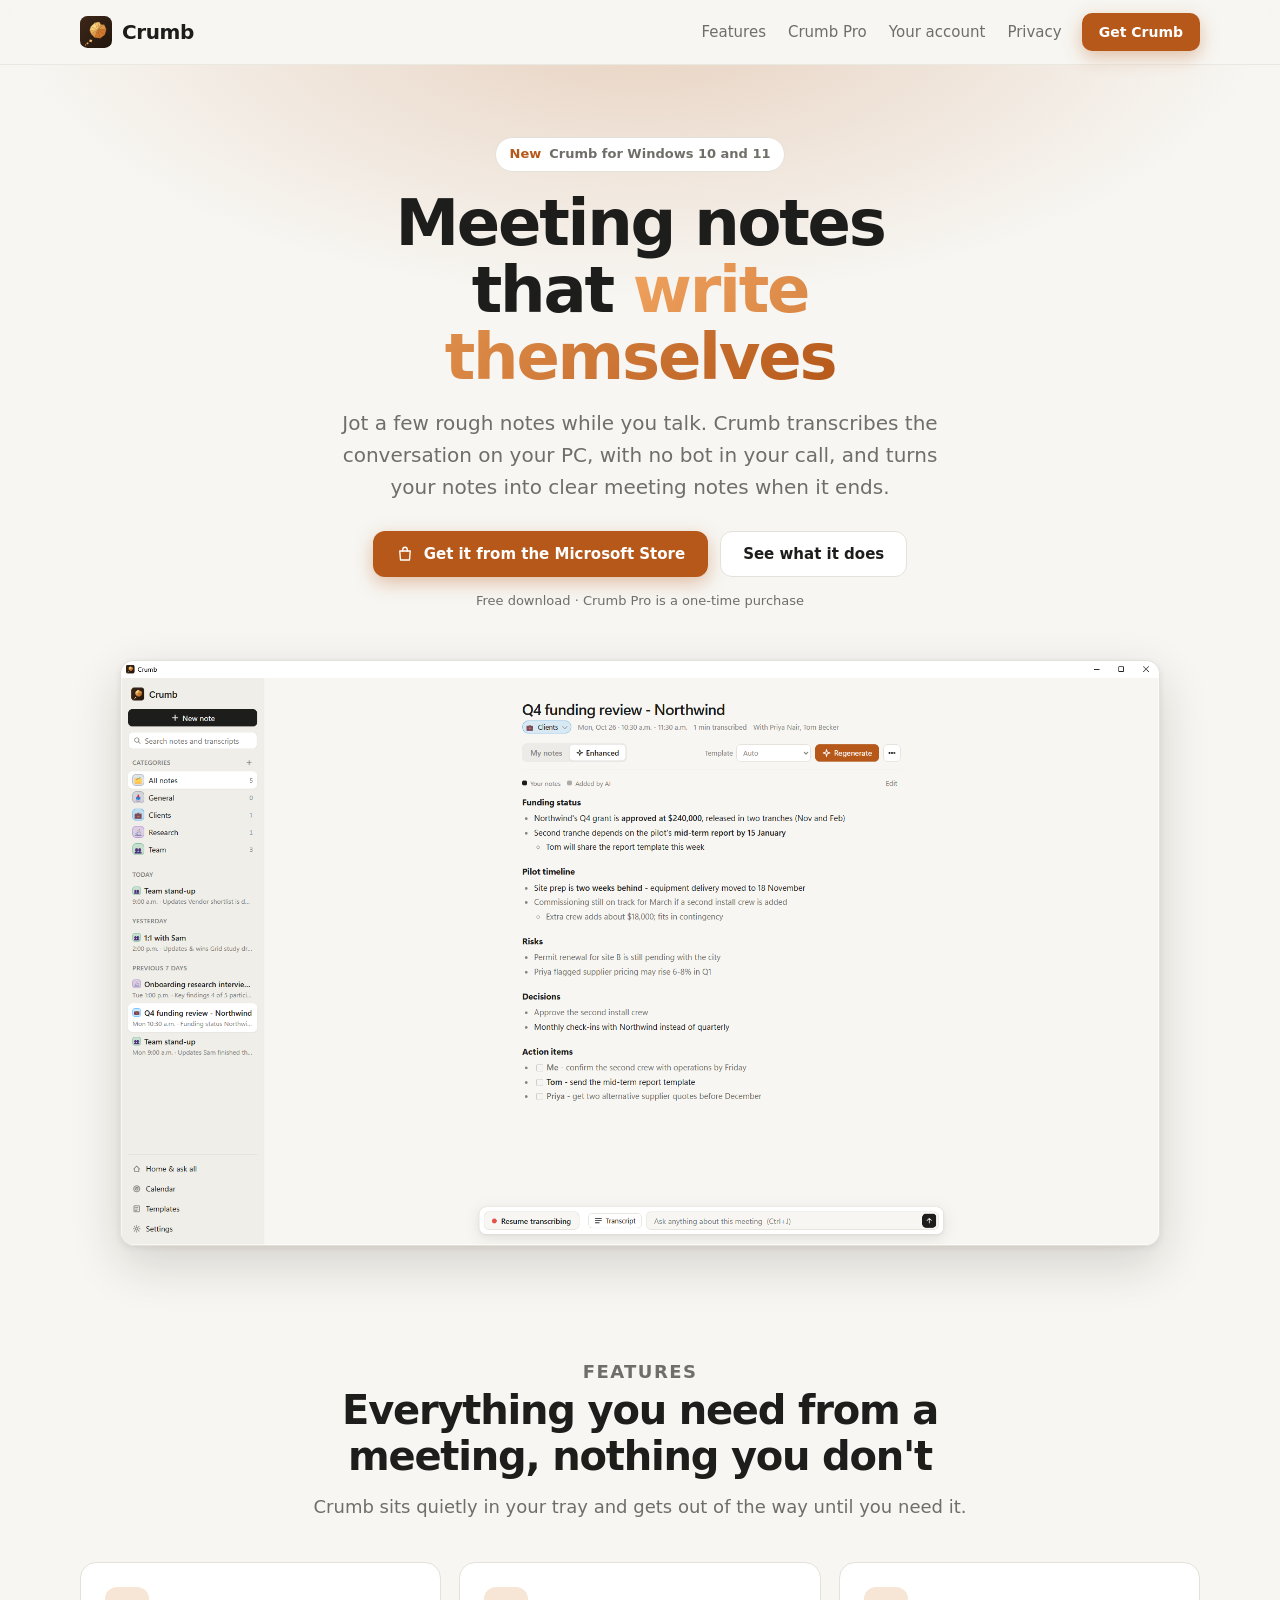
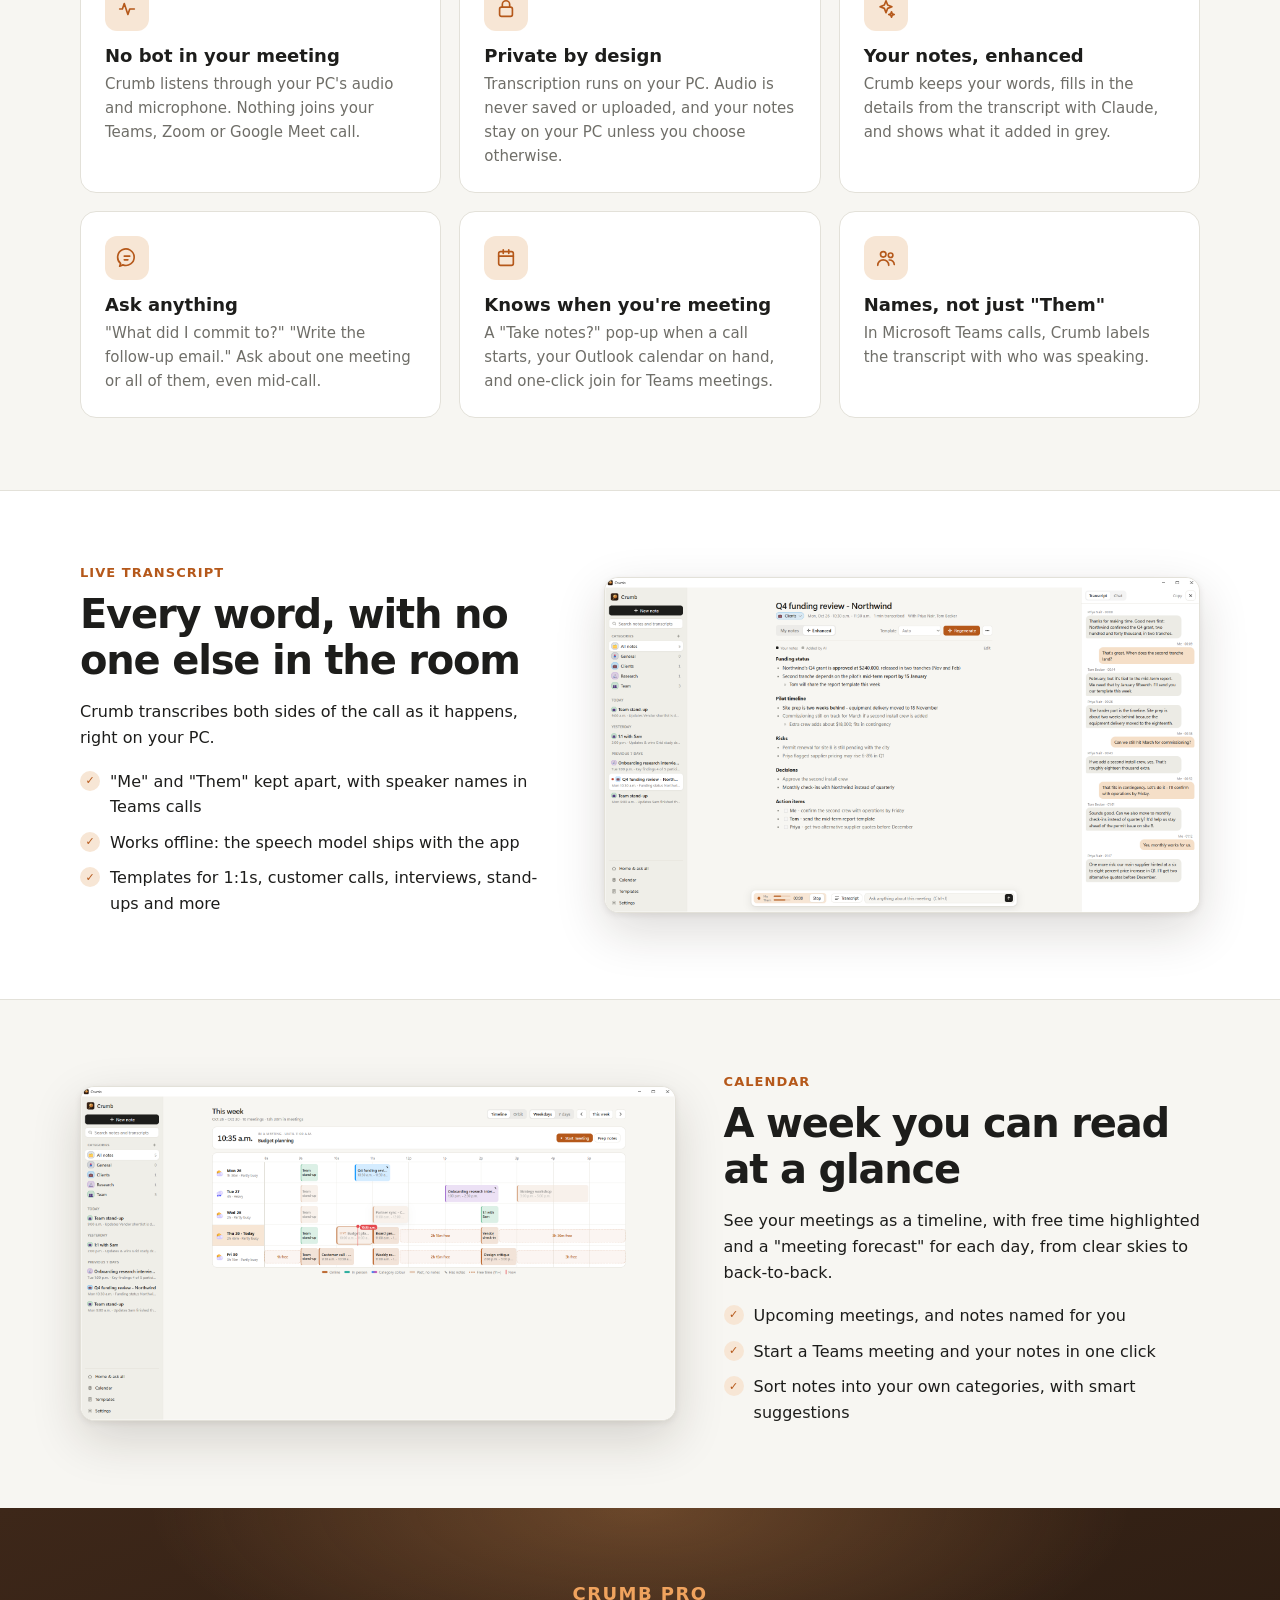
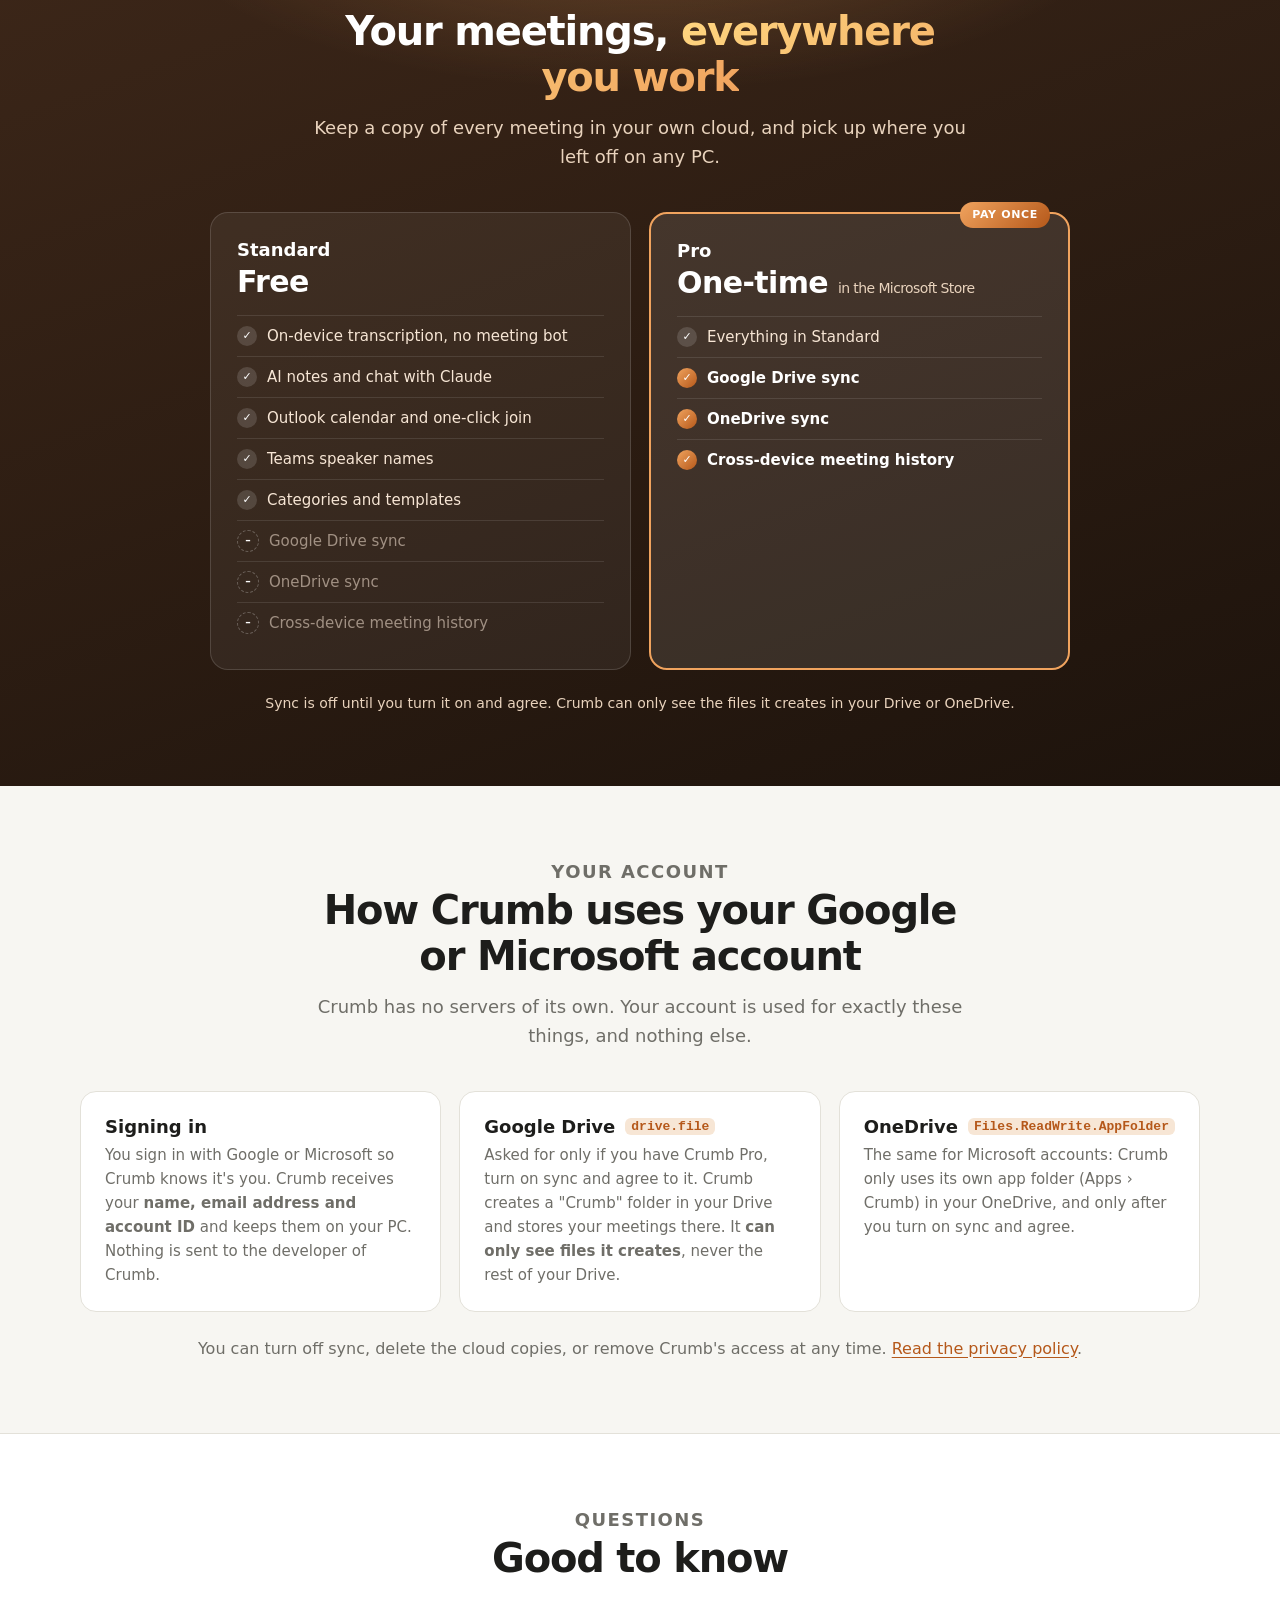
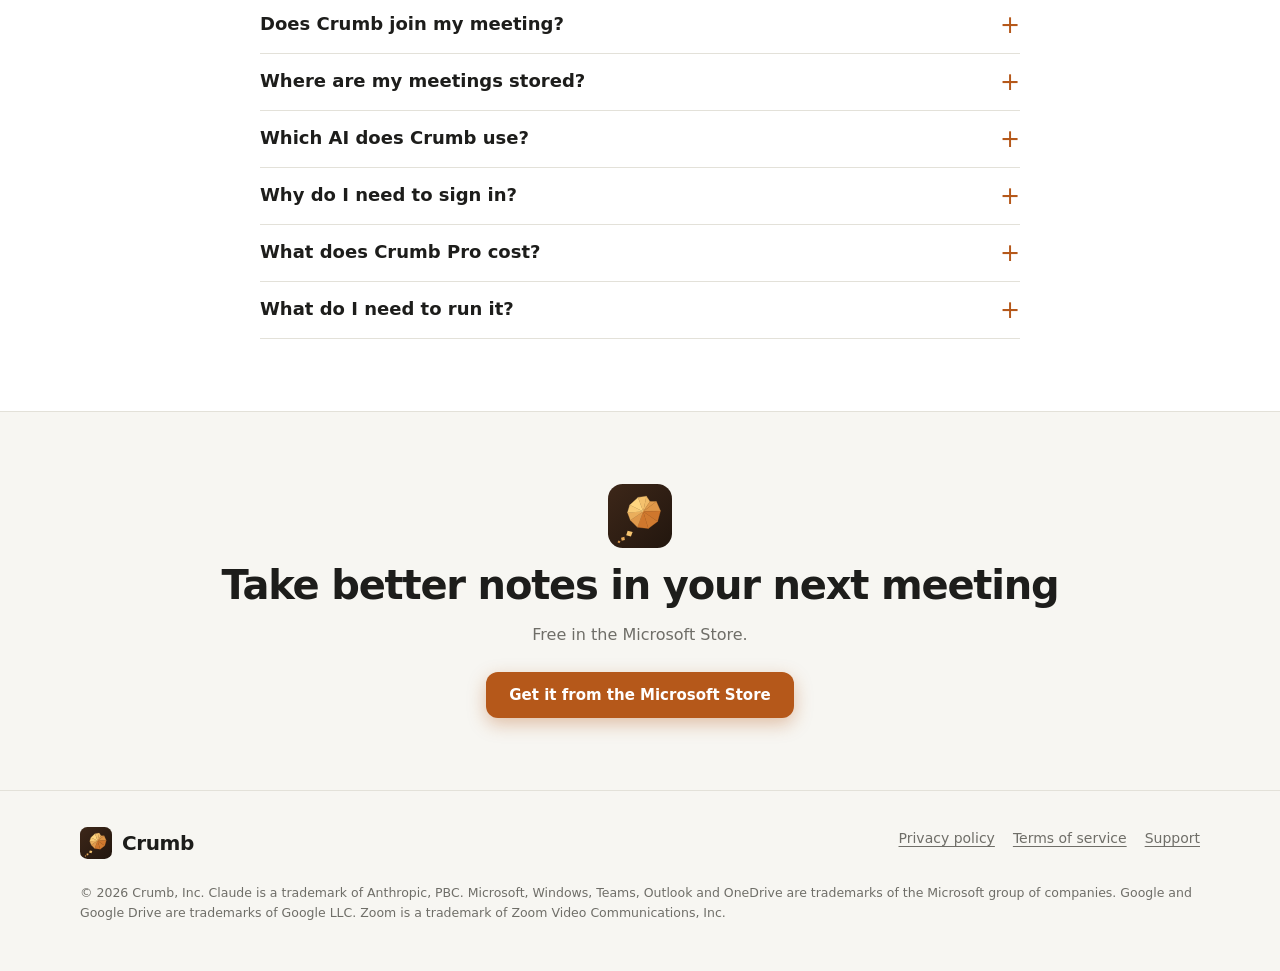
<file: index.html>
<!doctype html>
<html lang="en">
<head>
<meta charset="utf-8">
<meta name="viewport" content="width=device-width, initial-scale=1">
<title>Crumb: AI meeting notes for Windows</title>
<meta name="description" content="Crumb transcribes your meetings on your PC, with no meeting bot, and turns your rough notes into clear meeting notes with Claude.">
<meta property="og:title" content="Crumb: meeting notes that write themselves">
<meta property="og:description" content="On-device transcription, no meeting bot, and clear notes with Claude. For Windows.">
<meta property="og:image" content="notes.png">
<link rel="icon" href="logo.svg" type="image/svg+xml">
<link rel="stylesheet" href="styles.css">
</head>
<body>
<header class="top">
  <div class="wrap">
    <a class="brand" href="./"><img src="logo.svg" alt="">Crumb</a>
    <nav><a href="#features">Features</a><a href="#pro">Crumb Pro</a><a href="#account">Your account</a><a href="privacy.html">Privacy</a></nav>
    <a class="btn primary small" href="https://apps.microsoft.com/search?query=Crumb">Get Crumb</a>
  </div>
</header>

<main>
  <section class="hero">
    <div class="wrap">
      <span class="pill"><b>New</b> Crumb for Windows 10 and 11</span>
      <h1>Meeting notes that <em>write themselves</em></h1>
      <p class="lede">Jot a few rough notes while you talk. Crumb transcribes the conversation on your PC, with no bot in your call, and turns your notes into clear meeting notes when it ends.</p>
      <div class="cta">
        <a class="btn primary" href="https://apps.microsoft.com/search?query=Crumb">
          <svg viewBox="0 0 24 24" fill="none" stroke="currentColor" stroke-width="1.8" stroke-linecap="round" stroke-linejoin="round"><path d="M5 8h14l-1 12H6L5 8z"/><path d="M9 8V6a3 3 0 0 1 6 0v2"/></svg>
          Get it from the Microsoft Store</a>
        <a class="btn ghost" href="#features">See what it does</a>
      </div>
      <p class="fine">Free download · Crumb Pro is a one-time purchase</p>
      <div class="shot"><img src="notes.png" width="1920" height="1080" alt="Crumb showing enhanced meeting notes for a funding review, with decisions and action items"></div>
    </div>
  </section>

  <section id="features">
    <div class="wrap">
      <div class="section-head">
        <p class="eyebrow">Features</p>
        <h2>Everything you need from a meeting, nothing you don't</h2>
        <p>Crumb sits quietly in your tray and gets out of the way until you need it.</p>
      </div>
      <div class="grid">
        <div class="card"><div class="ico"><svg viewBox="0 0 24 24"><path d="M4 12h3l2-6 4 12 2-6h5"/></svg></div>
          <h3>No bot in your meeting</h3><p>Crumb listens through your PC's audio and microphone. Nothing joins your Teams, Zoom or Google Meet call.</p></div>
        <div class="card"><div class="ico"><svg viewBox="0 0 24 24"><rect x="5" y="10" width="14" height="10" rx="2"/><path d="M8 10V7a4 4 0 0 1 8 0v3"/></svg></div>
          <h3>Private by design</h3><p>Transcription runs on your PC. Audio is never saved or uploaded, and your notes stay on your PC unless you choose otherwise.</p></div>
        <div class="card"><div class="ico"><svg viewBox="0 0 24 24"><path d="M12 3l1.8 4.7L18.5 9.5l-4.7 1.8L12 16l-1.8-4.7L5.5 9.5l4.7-1.8z"/><path d="M18 15l.8 2.2L21 18l-2.2.8L18 21l-.8-2.2L15 18l2.2-.8z"/></svg></div>
          <h3>Your notes, enhanced</h3><p>Crumb keeps your words, fills in the details from the transcript with Claude, and shows what it added in grey.</p></div>
        <div class="card"><div class="ico"><svg viewBox="0 0 24 24"><path d="M5 18l-1 3 3.5-1.5A9 9 0 1 0 5 18z"/><path d="M9 10h6M9 14h4"/></svg></div>
          <h3>Ask anything</h3><p>"What did I commit to?" "Write the follow-up email." Ask about one meeting or all of them, even mid-call.</p></div>
        <div class="card"><div class="ico"><svg viewBox="0 0 24 24"><rect x="4" y="5" width="16" height="15" rx="2"/><path d="M4 10h16M9 3v4M15 3v4"/></svg></div>
          <h3>Knows when you're meeting</h3><p>A "Take notes?" pop-up when a call starts, your Outlook calendar on hand, and one-click join for Teams meetings.</p></div>
        <div class="card"><div class="ico"><svg viewBox="0 0 24 24"><circle cx="9" cy="8" r="3"/><path d="M3 20a6 6 0 0 1 12 0"/><circle cx="17" cy="9" r="2.5"/><path d="M15.5 14.2A5 5 0 0 1 21 19"/></svg></div>
          <h3>Names, not just "Them"</h3><p>In Microsoft Teams calls, Crumb labels the transcript with who was speaking.</p></div>
      </div>
    </div>
  </section>

  <section class="band">
    <div class="wrap split">
      <div>
        <p class="eyebrow">Live transcript</p>
        <h2>Every word, with no one else in the room</h2>
        <p>Crumb transcribes both sides of the call as it happens, right on your PC.</p>
        <ul>
          <li>"Me" and "Them" kept apart, with speaker names in Teams calls</li>
          <li>Works offline: the speech model ships with the app</li>
          <li>Templates for 1:1s, customer calls, interviews, stand-ups and more</li>
        </ul>
      </div>
      <div class="shot"><img src="transcript.png" width="1920" height="1080" alt="Crumb's live transcript, with lines labelled by speaker name"></div>
    </div>
  </section>

  <section>
    <div class="wrap split flip">
      <div class="shot"><img src="calendar.png" width="1920" height="1080" alt="Crumb's week timeline, with meetings, free time and a forecast for each day"></div>
      <div>
        <p class="eyebrow">Calendar</p>
        <h2>A week you can read at a glance</h2>
        <p>See your meetings as a timeline, with free time highlighted and a "meeting forecast" for each day, from clear skies to back-to-back.</p>
        <ul>
          <li>Upcoming meetings, and notes named for you</li>
          <li>Start a Teams meeting and your notes in one click</li>
          <li>Sort notes into your own categories, with smart suggestions</li>
        </ul>
      </div>
    </div>
  </section>

  <section id="pro" class="pro">
    <div class="wrap">
      <div class="section-head">
        <p class="eyebrow" style="color:#f0a35e">Crumb Pro</p>
        <h2>Your meetings, <span>everywhere you work</span></h2>
        <p>Keep a copy of every meeting in your own cloud, and pick up where you left off on any PC.</p>
      </div>
      <div class="plans">
        <div class="plan">
          <h3>Standard</h3>
          <div class="price">Free</div>
          <ul>
            <li>On-device transcription, no meeting bot</li>
            <li>AI notes and chat with Claude</li>
            <li>Outlook calendar and one-click join</li>
            <li>Teams speaker names</li>
            <li>Categories and templates</li>
            <li class="no">Google Drive sync</li>
            <li class="no">OneDrive sync</li>
            <li class="no">Cross-device meeting history</li>
          </ul>
        </div>
        <div class="plan best">
          <span class="ribbon">Pay once</span>
          <h3>Pro</h3>
          <div class="price">One-time <small>in the Microsoft Store</small></div>
          <ul>
            <li>Everything in Standard</li>
            <li class="star">Google Drive sync</li>
            <li class="star">OneDrive sync</li>
            <li class="star">Cross-device meeting history</li>
          </ul>
        </div>
      </div>
      <p class="fine">Sync is off until you turn it on and agree. Crumb can only see the files it creates in your Drive or OneDrive.</p>
    </div>
  </section>

  <section id="account">
    <div class="wrap">
      <div class="section-head">
        <p class="eyebrow">Your account</p>
        <h2>How Crumb uses your Google or Microsoft account</h2>
        <p>Crumb has no servers of its own. Your account is used for exactly these things, and nothing else.</p>
      </div>
      <div class="uses">
        <div class="card"><h3>Signing in</h3>
          <p>You sign in with Google or Microsoft so Crumb knows it's you. Crumb receives your <b>name, email address and account ID</b> and keeps them on your PC. Nothing is sent to the developer of Crumb.</p></div>
        <div class="card"><h3>Google Drive <code>drive.file</code></h3>
          <p>Asked for only if you have Crumb Pro, turn on sync and agree to it. Crumb creates a "Crumb" folder in your Drive and stores your meetings there. It <b>can only see files it creates</b>, never the rest of your Drive.</p></div>
        <div class="card"><h3>OneDrive <code>Files.ReadWrite.AppFolder</code></h3>
          <p>The same for Microsoft accounts: Crumb only uses its own app folder (Apps › Crumb) in your OneDrive, and only after you turn on sync and agree.</p></div>
      </div>
      <p style="text-align:center;color:var(--muted);margin:24px 0 0">You can turn off sync, delete the cloud copies, or remove Crumb's access at any time. <a href="privacy.html">Read the privacy policy</a>.</p>
    </div>
  </section>

  <section class="band">
    <div class="narrow faq">
      <div class="section-head" style="margin-bottom:16px"><p class="eyebrow">Questions</p><h2>Good to know</h2></div>
      <details><summary>Does Crumb join my meeting?</summary><p>No. Crumb works from your PC's own audio and microphone, so nothing joins the call and nobody sees a recording bot. Please let people know you're taking notes, and check whether you need their consent where you are.</p></details>
      <details><summary>Where are my meetings stored?</summary><p>On your PC. Audio is never saved. With Crumb Pro you can also keep a copy in your own Google Drive or OneDrive, under your own account, and only after you agree.</p></details>
      <details><summary>Which AI does Crumb use?</summary><p>Claude, by Anthropic. Sign in with your own Claude Pro, Max, Team or Enterprise plan through Anthropic's Claude Code app, or use an Anthropic API key. Transcription doesn't need either and works offline.</p></details>
      <details><summary>Why do I need to sign in?</summary><p>Signing in with Google or Microsoft tells Crumb it's you, and it's how Crumb Pro reaches your own Google Drive or OneDrive. Crumb only gets your name, email and account ID.</p></details>
      <details><summary>What does Crumb Pro cost?</summary><p>One payment, shown in your own currency in the Microsoft Store. There's no subscription, and Pro carries to your other PCs with the same Microsoft Store account.</p></details>
      <details><summary>What do I need to run it?</summary><p>Windows 10 (version 2004 or later) or Windows 11, 64-bit, a microphone, and a Google or Microsoft account. 8 GB of memory is recommended.</p></details>
    </div>
  </section>

  <section>
    <div class="wrap" style="text-align:center">
      <img src="logo.svg" alt="" width="64" height="64" style="margin:0 auto 14px">
      <h2>Take better notes in your next meeting</h2>
      <p style="color:var(--muted);margin:0 0 24px">Free in the Microsoft Store.</p>
      <a class="btn primary" href="https://apps.microsoft.com/search?query=Crumb">Get it from the Microsoft Store</a>
    </div>
  </section>
</main>

<footer>
  <div class="wrap">
    <a class="brand" href="./"><img src="logo.svg" alt="">Crumb</a>
    <nav><a href="privacy.html">Privacy policy</a><a href="terms.html">Terms of service</a><a href="mailto:support.crumb@gmail.com">Support</a></nav>
    <p class="legal">© 2026 Crumb, Inc. Claude is a trademark of Anthropic, PBC. Microsoft, Windows, Teams, Outlook and OneDrive are trademarks of the Microsoft group of companies. Google and Google Drive are trademarks of Google LLC. Zoom is a trademark of Zoom Video Communications, Inc.</p>
  </div>
</footer>
</body>
</html>
</file>
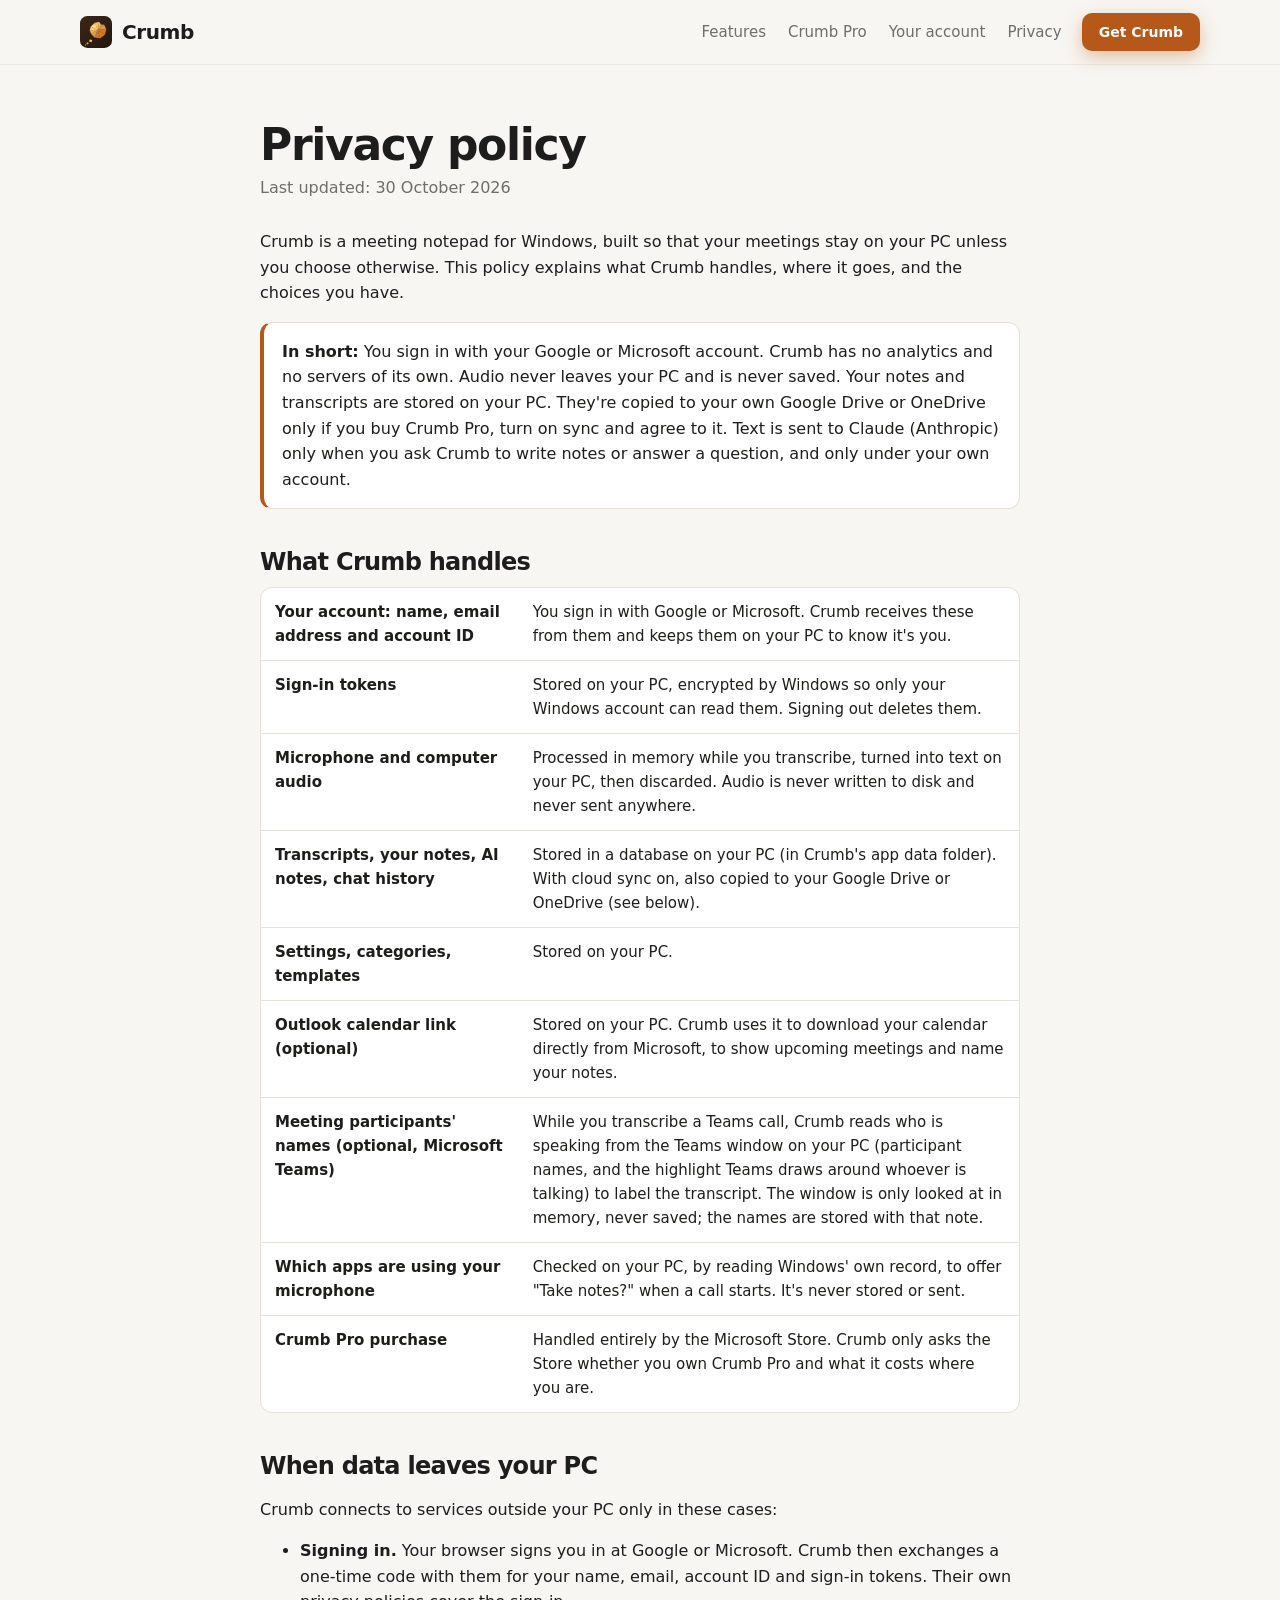
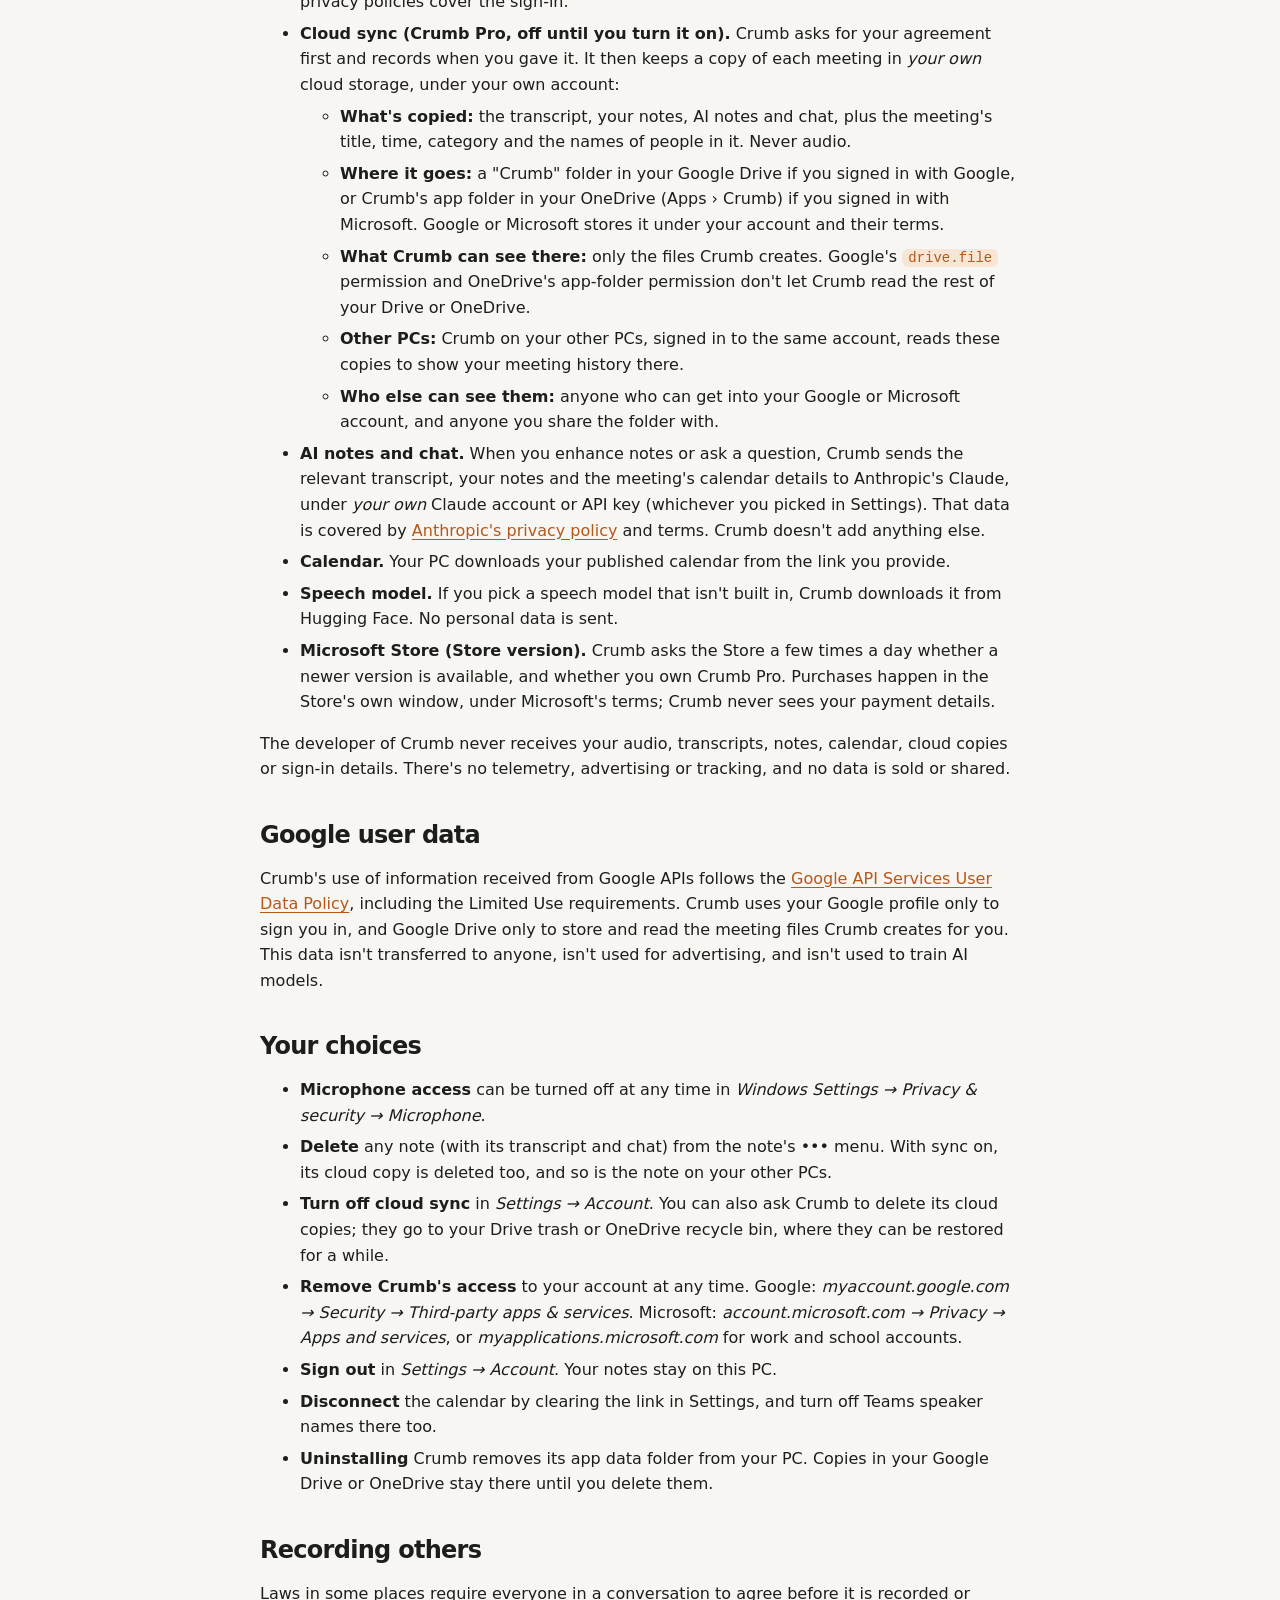
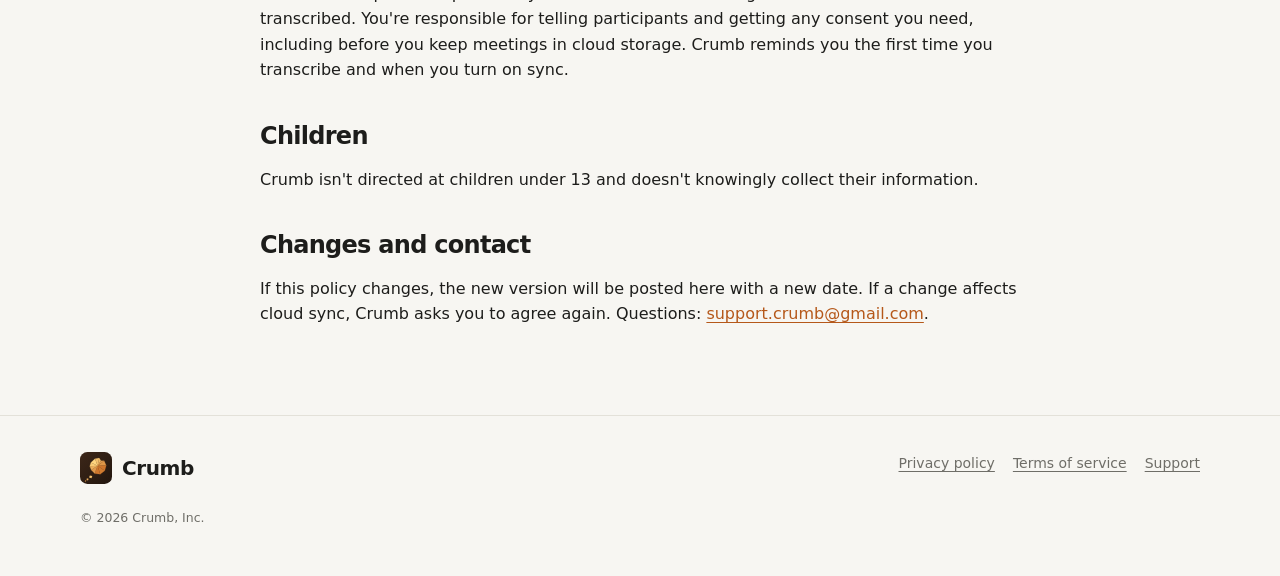
<file: privacy.html>
<!doctype html>
<html lang="en">
<head>
<meta charset="utf-8">
<meta name="viewport" content="width=device-width, initial-scale=1">
<title>Privacy policy · Crumb</title>
<meta name="description" content="What Crumb handles, where it goes, and the choices you have.">
<link rel="icon" href="logo.svg" type="image/svg+xml">
<link rel="stylesheet" href="styles.css">
</head>
<body>
<header class="top">
  <div class="wrap">
    <a class="brand" href="./"><img src="logo.svg" alt="">Crumb</a>
    <nav><a href="./#features">Features</a><a href="./#pro">Crumb Pro</a><a href="./#account">Your account</a><a href="privacy.html">Privacy</a></nav>
    <a class="btn primary small" href="https://apps.microsoft.com/search?query=Crumb">Get Crumb</a>
  </div>
</header>

<main class="doc">
  <div class="narrow">
    <h1>Privacy policy</h1>
    <p class="date">Last updated: 30 October 2026</p>
    <p>Crumb is a meeting notepad for Windows, built so that your meetings stay on your PC unless you choose otherwise. This policy explains what Crumb handles, where it goes, and the choices you have.</p>
    <p class="summary"><b>In short:</b> You sign in with your Google or Microsoft account. Crumb has no analytics and no servers of its own. Audio never leaves your PC and is never saved. Your notes and transcripts are stored on your PC. They're copied to your own Google Drive or OneDrive only if you buy Crumb Pro, turn on sync and agree to it. Text is sent to Claude (Anthropic) only when you ask Crumb to write notes or answer a question, and only under your own account.</p>

    <h2>What Crumb handles</h2>
    <table>
      <tr><th>Your account: name, email address and account ID</th><td>You sign in with Google or Microsoft. Crumb receives these from them and keeps them on your PC to know it's you.</td></tr>
      <tr><th>Sign-in tokens</th><td>Stored on your PC, encrypted by Windows so only your Windows account can read them. Signing out deletes them.</td></tr>
      <tr><th>Microphone and computer audio</th><td>Processed in memory while you transcribe, turned into text on your PC, then discarded. Audio is never written to disk and never sent anywhere.</td></tr>
      <tr><th>Transcripts, your notes, AI notes, chat history</th><td>Stored in a database on your PC (in Crumb's app data folder). With cloud sync on, also copied to your Google Drive or OneDrive (see below).</td></tr>
      <tr><th>Settings, categories, templates</th><td>Stored on your PC.</td></tr>
      <tr><th>Outlook calendar link (optional)</th><td>Stored on your PC. Crumb uses it to download your calendar directly from Microsoft, to show upcoming meetings and name your notes.</td></tr>
      <tr><th>Meeting participants' names (optional, Microsoft Teams)</th><td>While you transcribe a Teams call, Crumb reads who is speaking from the Teams window on your PC (participant names, and the highlight Teams draws around whoever is talking) to label the transcript. The window is only looked at in memory, never saved; the names are stored with that note.</td></tr>
      <tr><th>Which apps are using your microphone</th><td>Checked on your PC, by reading Windows' own record, to offer "Take notes?" when a call starts. It's never stored or sent.</td></tr>
      <tr><th>Crumb Pro purchase</th><td>Handled entirely by the Microsoft Store. Crumb only asks the Store whether you own Crumb Pro and what it costs where you are.</td></tr>
    </table>

    <h2>When data leaves your PC</h2>
    <p>Crumb connects to services outside your PC only in these cases:</p>
    <ul>
      <li><b>Signing in.</b> Your browser signs you in at Google or Microsoft. Crumb then exchanges a one-time code with them for your name, email, account ID and sign-in tokens. Their own privacy policies cover the sign-in.</li>
      <li><b>Cloud sync (Crumb Pro, off until you turn it on).</b> Crumb asks for your agreement first and records when you gave it. It then keeps a copy of each meeting in <i>your own</i> cloud storage, under your own account:
        <ul>
          <li><b>What's copied:</b> the transcript, your notes, AI notes and chat, plus the meeting's title, time, category and the names of people in it. Never audio.</li>
          <li><b>Where it goes:</b> a "Crumb" folder in your Google Drive if you signed in with Google, or Crumb's app folder in your OneDrive (Apps › Crumb) if you signed in with Microsoft. Google or Microsoft stores it under your account and their terms.</li>
          <li><b>What Crumb can see there:</b> only the files Crumb creates. Google's <code>drive.file</code> permission and OneDrive's app-folder permission don't let Crumb read the rest of your Drive or OneDrive.</li>
          <li><b>Other PCs:</b> Crumb on your other PCs, signed in to the same account, reads these copies to show your meeting history there.</li>
          <li><b>Who else can see them:</b> anyone who can get into your Google or Microsoft account, and anyone you share the folder with.</li>
        </ul></li>
      <li><b>AI notes and chat.</b> When you enhance notes or ask a question, Crumb sends the relevant transcript, your notes and the meeting's calendar details to Anthropic's Claude, under <i>your own</i> Claude account or API key (whichever you picked in Settings). That data is covered by <a href="https://www.anthropic.com/legal/privacy">Anthropic's privacy policy</a> and terms. Crumb doesn't add anything else.</li>
      <li><b>Calendar.</b> Your PC downloads your published calendar from the link you provide.</li>
      <li><b>Speech model.</b> If you pick a speech model that isn't built in, Crumb downloads it from Hugging Face. No personal data is sent.</li>
      <li><b>Microsoft Store (Store version).</b> Crumb asks the Store a few times a day whether a newer version is available, and whether you own Crumb Pro. Purchases happen in the Store's own window, under Microsoft's terms; Crumb never sees your payment details.</li>
    </ul>
    <p>The developer of Crumb never receives your audio, transcripts, notes, calendar, cloud copies or sign-in details. There's no telemetry, advertising or tracking, and no data is sold or shared.</p>

    <h2>Google user data</h2>
    <p>Crumb's use of information received from Google APIs follows the <a href="https://developers.google.com/terms/api-services-user-data-policy">Google API Services User Data Policy</a>, including the Limited Use requirements. Crumb uses your Google profile only to sign you in, and Google Drive only to store and read the meeting files Crumb creates for you. This data isn't transferred to anyone, isn't used for advertising, and isn't used to train AI models.</p>

    <h2>Your choices</h2>
    <ul>
      <li><b>Microphone access</b> can be turned off at any time in <i>Windows Settings → Privacy &amp; security → Microphone</i>.</li>
      <li><b>Delete</b> any note (with its transcript and chat) from the note's ••• menu. With sync on, its cloud copy is deleted too, and so is the note on your other PCs.</li>
      <li><b>Turn off cloud sync</b> in <i>Settings → Account</i>. You can also ask Crumb to delete its cloud copies; they go to your Drive trash or OneDrive recycle bin, where they can be restored for a while.</li>
      <li><b>Remove Crumb's access</b> to your account at any time. Google: <i>myaccount.google.com → Security → Third-party apps &amp; services</i>. Microsoft: <i>account.microsoft.com → Privacy → Apps and services</i>, or <i>myapplications.microsoft.com</i> for work and school accounts.</li>
      <li><b>Sign out</b> in <i>Settings → Account</i>. Your notes stay on this PC.</li>
      <li><b>Disconnect</b> the calendar by clearing the link in Settings, and turn off Teams speaker names there too.</li>
      <li><b>Uninstalling</b> Crumb removes its app data folder from your PC. Copies in your Google Drive or OneDrive stay there until you delete them.</li>
    </ul>

    <h2>Recording others</h2>
    <p>Laws in some places require everyone in a conversation to agree before it is recorded or transcribed. You're responsible for telling participants and getting any consent you need, including before you keep meetings in cloud storage. Crumb reminds you the first time you transcribe and when you turn on sync.</p>

    <h2>Children</h2>
    <p>Crumb isn't directed at children under 13 and doesn't knowingly collect their information.</p>

    <h2>Changes and contact</h2>
    <p>If this policy changes, the new version will be posted here with a new date. If a change affects cloud sync, Crumb asks you to agree again. Questions: <a href="mailto:support.crumb@gmail.com">support.crumb@gmail.com</a>.</p>
  </div>
</main>

<footer>
  <div class="wrap">
    <a class="brand" href="./"><img src="logo.svg" alt="">Crumb</a>
    <nav><a href="privacy.html">Privacy policy</a><a href="terms.html">Terms of service</a><a href="mailto:support.crumb@gmail.com">Support</a></nav>
    <p class="legal">© 2026 Crumb, Inc.</p>
  </div>
</footer>
</body>
</html>
</file>
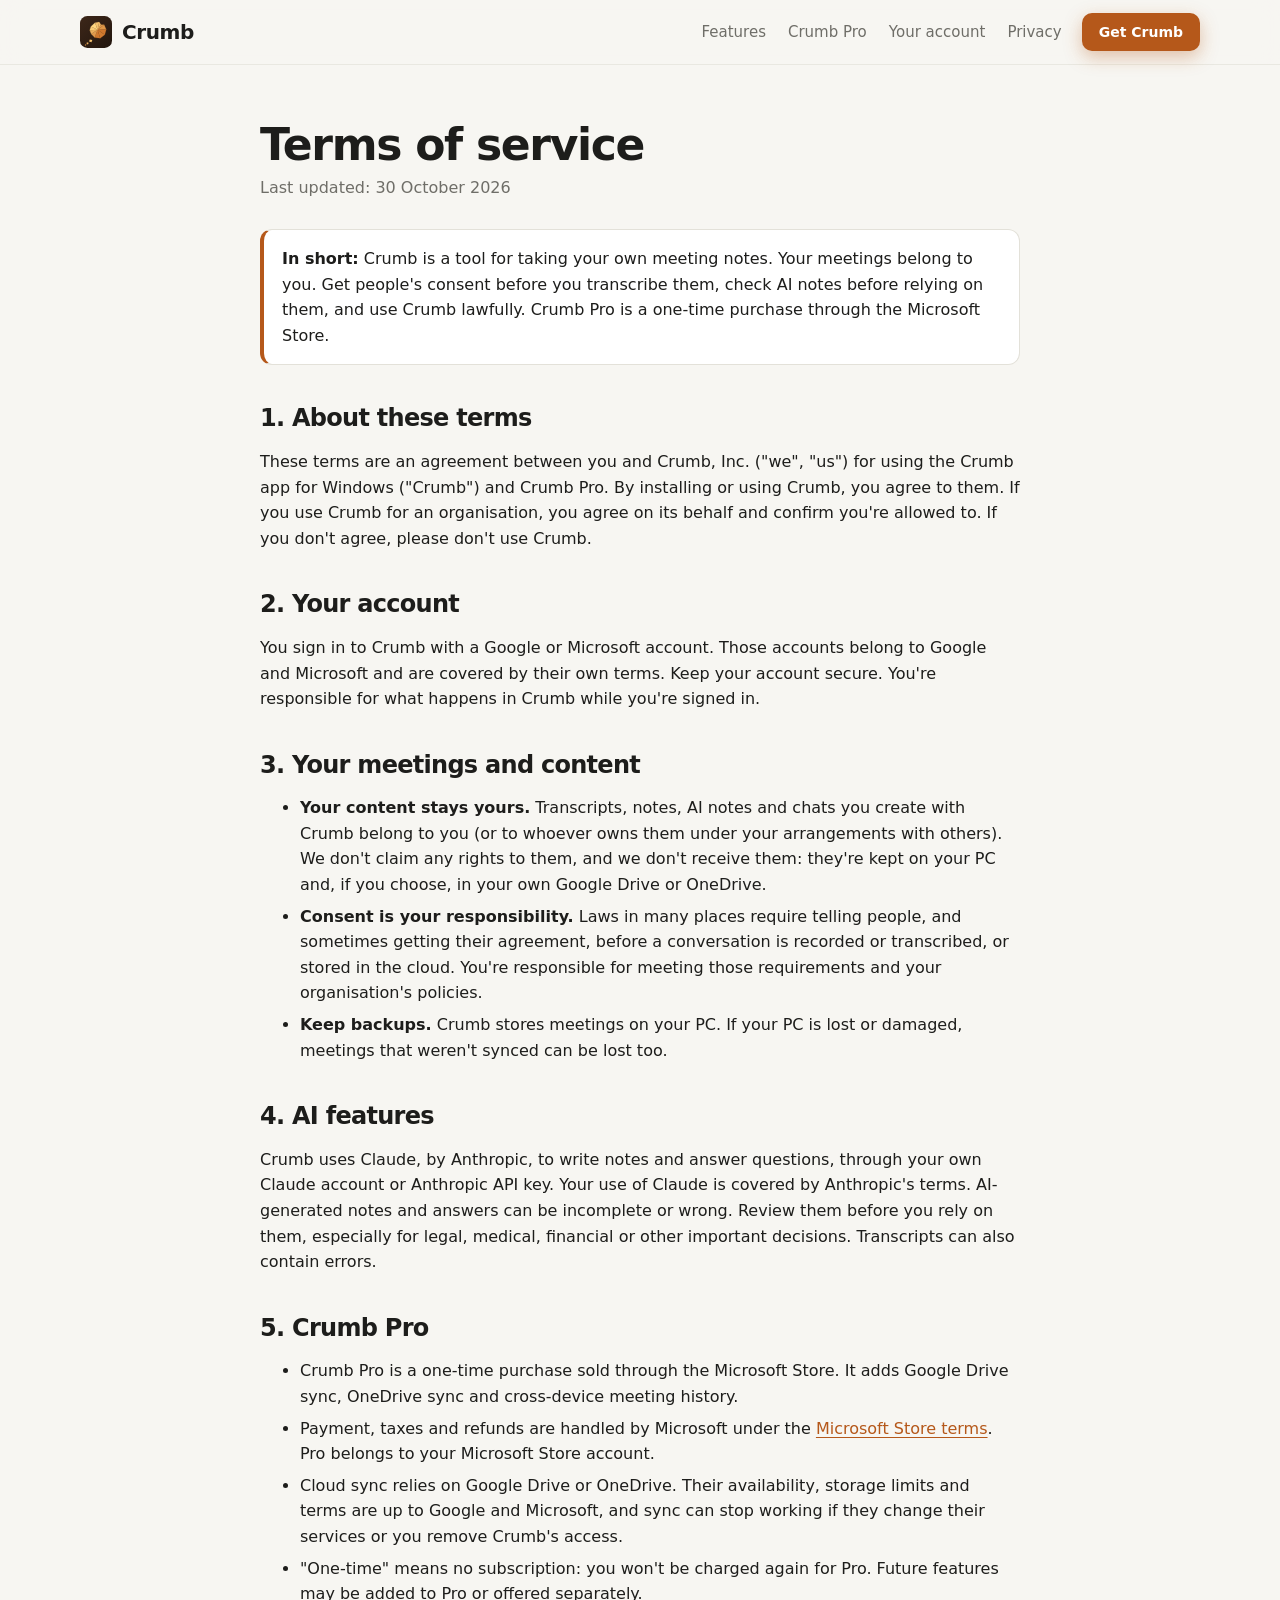
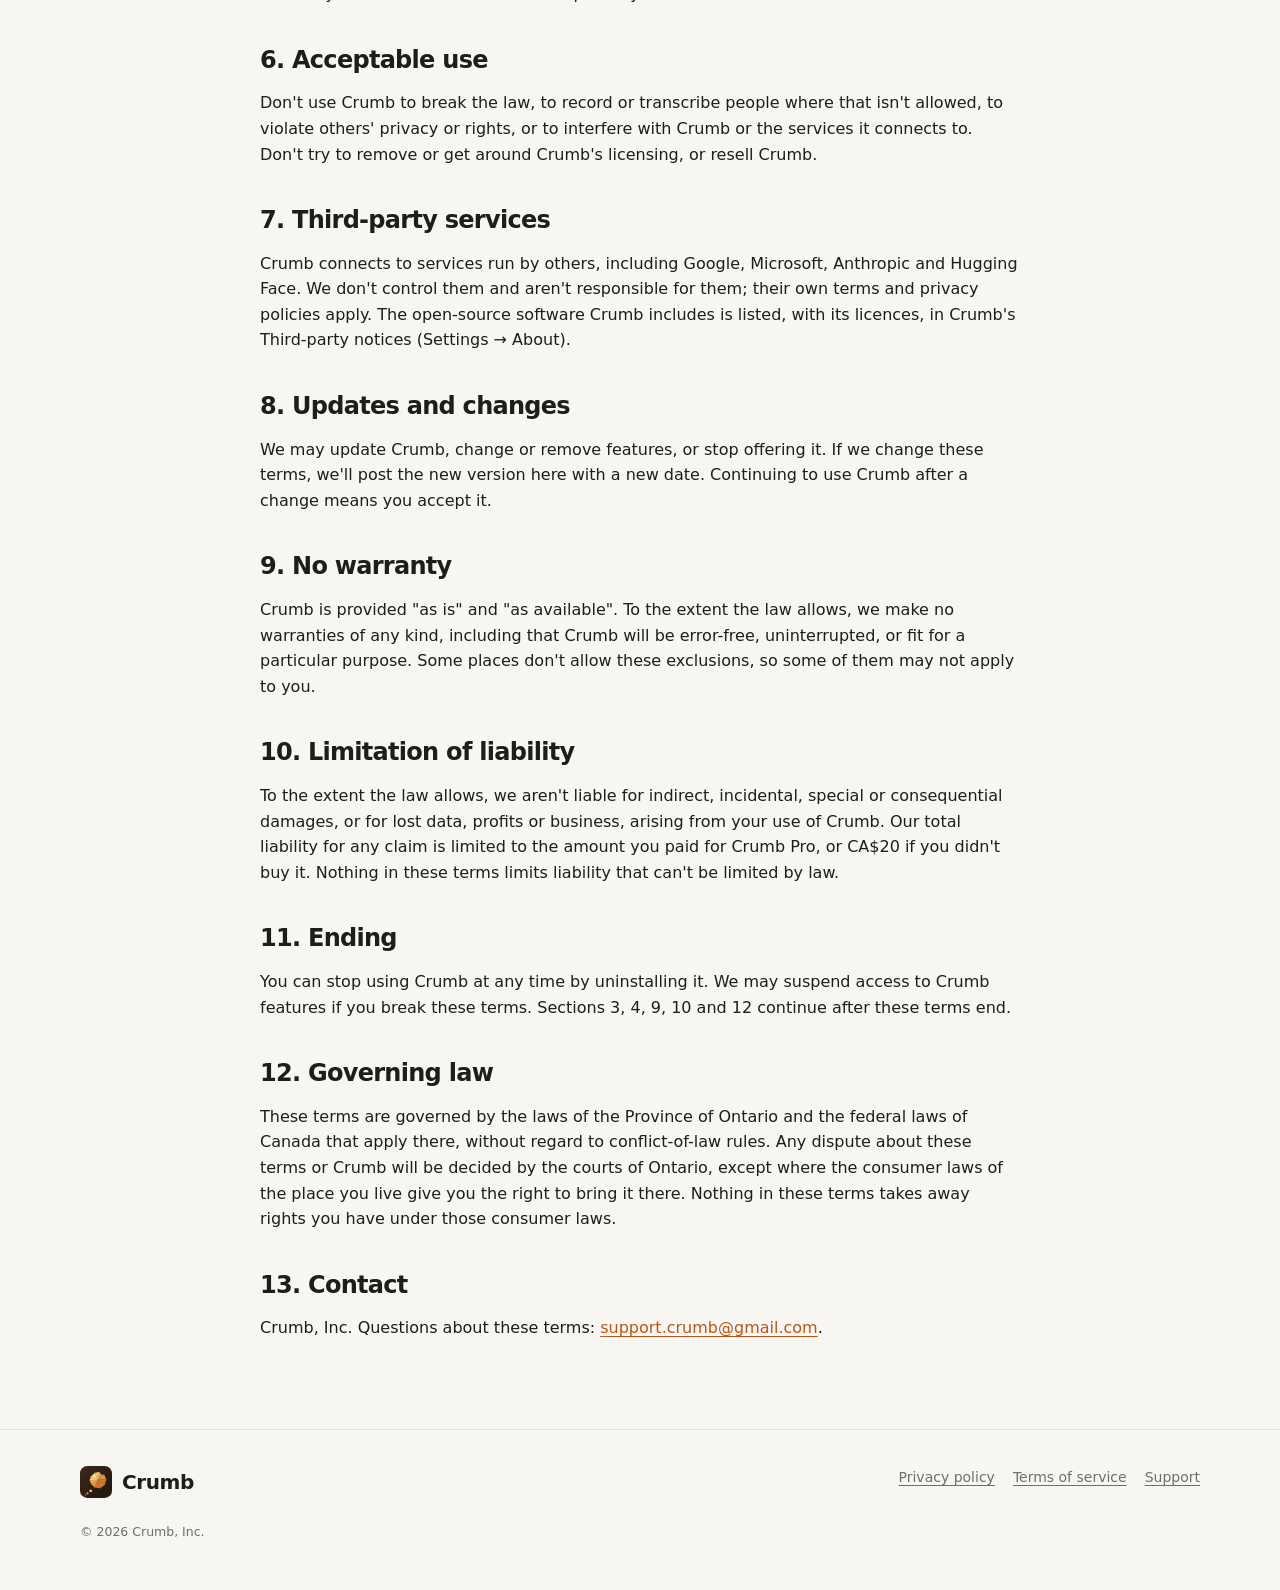
<file: terms.html>
<!doctype html>
<html lang="en">
<head>
<meta charset="utf-8">
<meta name="viewport" content="width=device-width, initial-scale=1">
<title>Terms of service · Crumb</title>
<meta name="description" content="The terms for using Crumb and Crumb Pro.">
<link rel="icon" href="logo.svg" type="image/svg+xml">
<link rel="stylesheet" href="styles.css">
</head>
<body>
<header class="top">
  <div class="wrap">
    <a class="brand" href="./"><img src="logo.svg" alt="">Crumb</a>
    <nav><a href="./#features">Features</a><a href="./#pro">Crumb Pro</a><a href="./#account">Your account</a><a href="privacy.html">Privacy</a></nav>
    <a class="btn primary small" href="https://apps.microsoft.com/search?query=Crumb">Get Crumb</a>
  </div>
</header>

<main class="doc">
  <div class="narrow">
    <h1>Terms of service</h1>
    <p class="date">Last updated: 30 October 2026</p>
    <p class="summary"><b>In short:</b> Crumb is a tool for taking your own meeting notes. Your meetings belong to you. Get people's consent before you transcribe them, check AI notes before relying on them, and use Crumb lawfully. Crumb Pro is a one-time purchase through the Microsoft Store.</p>

    <h2>1. About these terms</h2>
    <p>These terms are an agreement between you and Crumb, Inc. ("we", "us") for using the Crumb app for Windows ("Crumb") and Crumb Pro. By installing or using Crumb, you agree to them. If you use Crumb for an organisation, you agree on its behalf and confirm you're allowed to. If you don't agree, please don't use Crumb.</p>

    <h2>2. Your account</h2>
    <p>You sign in to Crumb with a Google or Microsoft account. Those accounts belong to Google and Microsoft and are covered by their own terms. Keep your account secure. You're responsible for what happens in Crumb while you're signed in.</p>

    <h2>3. Your meetings and content</h2>
    <ul>
      <li><b>Your content stays yours.</b> Transcripts, notes, AI notes and chats you create with Crumb belong to you (or to whoever owns them under your arrangements with others). We don't claim any rights to them, and we don't receive them: they're kept on your PC and, if you choose, in your own Google Drive or OneDrive.</li>
      <li><b>Consent is your responsibility.</b> Laws in many places require telling people, and sometimes getting their agreement, before a conversation is recorded or transcribed, or stored in the cloud. You're responsible for meeting those requirements and your organisation's policies.</li>
      <li><b>Keep backups.</b> Crumb stores meetings on your PC. If your PC is lost or damaged, meetings that weren't synced can be lost too.</li>
    </ul>

    <h2>4. AI features</h2>
    <p>Crumb uses Claude, by Anthropic, to write notes and answer questions, through your own Claude account or Anthropic API key. Your use of Claude is covered by Anthropic's terms. AI-generated notes and answers can be incomplete or wrong. Review them before you rely on them, especially for legal, medical, financial or other important decisions. Transcripts can also contain errors.</p>

    <h2>5. Crumb Pro</h2>
    <ul>
      <li>Crumb Pro is a one-time purchase sold through the Microsoft Store. It adds Google Drive sync, OneDrive sync and cross-device meeting history.</li>
      <li>Payment, taxes and refunds are handled by Microsoft under the <a href="https://www.microsoft.com/en-us/legal/terms-of-use">Microsoft Store terms</a>. Pro belongs to your Microsoft Store account.</li>
      <li>Cloud sync relies on Google Drive or OneDrive. Their availability, storage limits and terms are up to Google and Microsoft, and sync can stop working if they change their services or you remove Crumb's access.</li>
      <li>"One-time" means no subscription: you won't be charged again for Pro. Future features may be added to Pro or offered separately.</li>
    </ul>

    <h2>6. Acceptable use</h2>
    <p>Don't use Crumb to break the law, to record or transcribe people where that isn't allowed, to violate others' privacy or rights, or to interfere with Crumb or the services it connects to. Don't try to remove or get around Crumb's licensing, or resell Crumb.</p>

    <h2>7. Third-party services</h2>
    <p>Crumb connects to services run by others, including Google, Microsoft, Anthropic and Hugging Face. We don't control them and aren't responsible for them; their own terms and privacy policies apply. The open-source software Crumb includes is listed, with its licences, in Crumb's Third-party notices (Settings → About).</p>

    <h2>8. Updates and changes</h2>
    <p>We may update Crumb, change or remove features, or stop offering it. If we change these terms, we'll post the new version here with a new date. Continuing to use Crumb after a change means you accept it.</p>

    <h2>9. No warranty</h2>
    <p>Crumb is provided "as is" and "as available". To the extent the law allows, we make no warranties of any kind, including that Crumb will be error-free, uninterrupted, or fit for a particular purpose. Some places don't allow these exclusions, so some of them may not apply to you.</p>

    <h2>10. Limitation of liability</h2>
    <p>To the extent the law allows, we aren't liable for indirect, incidental, special or consequential damages, or for lost data, profits or business, arising from your use of Crumb. Our total liability for any claim is limited to the amount you paid for Crumb Pro, or CA$20 if you didn't buy it. Nothing in these terms limits liability that can't be limited by law.</p>

    <h2>11. Ending</h2>
    <p>You can stop using Crumb at any time by uninstalling it. We may suspend access to Crumb features if you break these terms. Sections 3, 4, 9, 10 and 12 continue after these terms end.</p>

    <h2>12. Governing law</h2>
    <p>These terms are governed by the laws of the Province of Ontario and the federal laws of Canada that apply there, without regard to conflict-of-law rules. Any dispute about these terms or Crumb will be decided by the courts of Ontario, except where the consumer laws of the place you live give you the right to bring it there. Nothing in these terms takes away rights you have under those consumer laws.</p>

    <h2>13. Contact</h2>
    <p>Crumb, Inc. Questions about these terms: <a href="mailto:support.crumb@gmail.com">support.crumb@gmail.com</a>.</p>
  </div>
</main>

<footer>
  <div class="wrap">
    <a class="brand" href="./"><img src="logo.svg" alt="">Crumb</a>
    <nav><a href="privacy.html">Privacy policy</a><a href="terms.html">Terms of service</a><a href="mailto:support.crumb@gmail.com">Support</a></nav>
    <p class="legal">© 2026 Crumb, Inc.</p>
  </div>
</footer>
</body>
</html>
</file>
<file: styles.css>
:root {
  --bg: #f7f6f2;
  --panel: #ffffff;
  --text: #1d1d1b;
  --muted: #6f6e68;
  --border: #e3e1d9;
  --accent: #b5581a;
  --accent-ink: #ffffff;
  --accent-soft: #f7e6d5;
  --espresso: #3d2719;
  --espresso-deep: #1d130c;
  --gold: #ffd680;
  --shadow: 0 18px 50px rgba(40, 24, 10, .16), 0 2px 6px rgba(40, 24, 10, .08);
  --font: "Segoe UI Variable Text", "Segoe UI", system-ui, -apple-system, "Helvetica Neue", Arial, sans-serif;
  --font-display: "Segoe UI Variable Display", "Segoe UI", system-ui, -apple-system, "Helvetica Neue", Arial, sans-serif;
  color-scheme: light;
}
@media (prefers-color-scheme: dark) {
  :root:not([data-theme="light"]) {
    --bg: #1b1b19; --panel: #232321; --text: #ecebe6; --muted: #a4a39d; --border: #34332f;
    --accent: #f0a35e; --accent-ink: #24150a; --accent-soft: #3a2616;
    --shadow: 0 18px 50px rgba(0, 0, 0, .5), 0 2px 6px rgba(0, 0, 0, .4);
    color-scheme: dark;
  }
}
:root[data-theme="dark"] {
  --bg: #1b1b19; --panel: #232321; --text: #ecebe6; --muted: #a4a39d; --border: #34332f;
  --accent: #f0a35e; --accent-ink: #24150a; --accent-soft: #3a2616;
  --shadow: 0 18px 50px rgba(0, 0, 0, .5), 0 2px 6px rgba(0, 0, 0, .4);
  color-scheme: dark;
}

* { box-sizing: border-box; }
html { scroll-behavior: smooth; }
body { margin: 0; background: var(--bg); color: var(--text); font: 16px/1.6 var(--font); -webkit-font-smoothing: antialiased; overflow-x: hidden; }
img { max-width: 100%; height: auto; display: block; }
a { color: var(--accent); text-underline-offset: 3px; }
a:hover { text-decoration-thickness: 2px; }
.wrap { width: min(1120px, 100% - 32px); margin: 0 auto; }
.narrow { width: min(760px, 100% - 32px); margin: 0 auto; }

/* ---------- header ---------- */
.top { position: sticky; top: 0; z-index: 10; backdrop-filter: saturate(1.4) blur(12px);
  background: color-mix(in srgb, var(--bg) 82%, transparent); border-bottom: 1px solid color-mix(in srgb, var(--border) 70%, transparent); }
.top .wrap { display: flex; align-items: center; gap: 20px; height: 64px; }
.brand { display: flex; align-items: center; gap: 10px; font: 700 20px var(--font-display); letter-spacing: -.02em; color: var(--text); text-decoration: none; }
.brand img { width: 32px; height: 32px; }
.top nav { display: flex; gap: 22px; margin-left: auto; }
.top nav a { color: var(--muted); text-decoration: none; font-size: 15px; }
.top nav a:hover { color: var(--text); }
.btn { display: inline-flex; align-items: center; justify-content: center; gap: 10px; height: 46px; padding: 0 22px; border-radius: 12px;
  font-weight: 600; font-size: 15px; text-decoration: none; border: 1px solid transparent; white-space: nowrap; transition: transform .12s, box-shadow .12s, opacity .12s; }
.btn:hover { transform: translateY(-1px); }
.btn.primary { background: var(--accent); color: var(--accent-ink); box-shadow: 0 6px 18px color-mix(in srgb, var(--accent) 35%, transparent); }
.btn.ghost { border-color: var(--border); color: var(--text); background: var(--panel); }
.btn.small { height: 38px; padding: 0 16px; font-size: 14px; border-radius: 10px; }
.btn svg { width: 18px; height: 18px; flex: none; }

/* ---------- hero ---------- */
.hero { position: relative; padding: 72px 0 40px; text-align: center;
  background: radial-gradient(900px 420px at 50% -60px, color-mix(in srgb, var(--accent) 24%, transparent), transparent 70%); }
.hero h1 { font: 700 clamp(36px, 6vw, 64px)/1.05 var(--font-display); letter-spacing: -.035em; margin: 18px auto 16px; max-width: 14ch; }
.hero h1 em { font-style: normal; background: linear-gradient(135deg, #f0a35e, #b5581a); -webkit-background-clip: text; background-clip: text; color: transparent; }
.hero .lede { font-size: clamp(17px, 2.2vw, 20px); color: var(--muted); max-width: 640px; margin: 0 auto 28px; }
.hero .cta { display: flex; gap: 12px; justify-content: center; flex-wrap: wrap; }
.hero .fine { margin-top: 14px; font-size: 13px; color: var(--muted); }
.pill { display: inline-flex; align-items: center; gap: 8px; padding: 6px 14px; border-radius: 999px; font-size: 13px; font-weight: 600;
  background: var(--panel); border: 1px solid var(--border); color: var(--muted); }
.pill b { color: var(--accent); }
.shot { margin: 48px auto 0; width: min(1040px, 100%); border-radius: 14px; overflow: hidden; box-shadow: var(--shadow); border: 1px solid var(--border); background: var(--panel); }
.shot img { width: 100%; }

/* ---------- sections ---------- */
section { padding: 72px 0; }
.eyebrow { font-size: 13px; font-weight: 700; letter-spacing: .08em; text-transform: uppercase; color: var(--accent); margin: 0 0 8px; }
h2 { font: 700 clamp(28px, 4vw, 40px)/1.15 var(--font-display); letter-spacing: -.03em; margin: 0 0 14px; }
.section-head { text-align: center; max-width: 680px; margin: 0 auto 40px; }
.section-head p { color: var(--muted); font-size: 18px; margin: 0; }
.grid { display: grid; grid-template-columns: repeat(3, 1fr); gap: 18px; }
.card { background: var(--panel); border: 1px solid var(--border); border-radius: 16px; padding: 24px; }
.card .ico { width: 44px; height: 44px; border-radius: 12px; display: grid; place-items: center; background: var(--accent-soft); color: var(--accent); margin-bottom: 14px; }
.card .ico svg { width: 22px; height: 22px; fill: none; stroke: currentColor; stroke-width: 1.8; stroke-linecap: round; stroke-linejoin: round; }
.card h3 { font: 600 18px var(--font-display); margin: 0 0 6px; }
.card p { margin: 0; color: var(--muted); font-size: 15px; }
.split { display: grid; grid-template-columns: 1fr 1.25fr; gap: 48px; align-items: center; }
.split.flip { grid-template-columns: 1.25fr 1fr; }
.split .shot { margin: 0; }
.split ul { padding: 0; margin: 18px 0 0; list-style: none; }
.split li { padding-left: 30px; position: relative; margin: 10px 0; }
.split li::before { content: "✓"; position: absolute; left: 0; top: 2px; width: 20px; height: 20px; border-radius: 50%; display: grid; place-items: center;
  font-size: 11px; font-weight: 800; background: var(--accent-soft); color: var(--accent); }
.band { background: var(--panel); border-top: 1px solid var(--border); border-bottom: 1px solid var(--border); }

/* ---------- Pro ---------- */
.pro { background: radial-gradient(700px 260px at 50% 0%, rgba(240, 163, 94, .28), transparent 70%), linear-gradient(160deg, var(--espresso), var(--espresso-deep));
  color: #f7e6d5; }
.pro h2 { color: #fff; }
.pro h2 span { background: linear-gradient(135deg, var(--gold), #f0a35e); -webkit-background-clip: text; background-clip: text; color: transparent; }
.pro .section-head p { color: #e9d3bd; }
.plans { display: grid; grid-template-columns: 1fr 1fr; gap: 18px; max-width: 860px; margin: 0 auto; }
.plan { background: rgba(255, 255, 255, .06); border: 1px solid rgba(255, 255, 255, .14); border-radius: 18px; padding: 26px; position: relative; }
.plan.best { background: rgba(255, 255, 255, .1); border: 2px solid #f0a35e; }
.plan h3 { margin: 0; font: 600 18px var(--font-display); color: #fff; }
.plan .price { font: 700 30px var(--font-display); color: #fff; margin: 4px 0 2px; letter-spacing: -.02em; }
.plan .price small { font: 400 14px var(--font); color: #e9d3bd; }
.plan ul { list-style: none; padding: 0; margin: 16px 0 0; }
.plan li { display: flex; gap: 10px; align-items: center; padding: 8px 0; border-top: 1px solid rgba(255, 255, 255, .1); font-size: 15px; }
.plan li::before { content: "✓"; width: 20px; height: 20px; border-radius: 50%; flex: none; display: grid; place-items: center; font-size: 11px; font-weight: 800;
  background: rgba(255, 255, 255, .14); color: #fff; }
.plan li.no { color: rgba(247, 230, 213, .55); }
.plan li.no::before { content: "–"; background: transparent; border: 1px dashed rgba(255, 255, 255, .25); }
.plan li.star { font-weight: 600; color: #fff; }
.plan li.star::before { background: linear-gradient(135deg, #f0a35e, #b5581a); }
.ribbon { position: absolute; top: -12px; right: 18px; font-size: 11px; font-weight: 800; letter-spacing: .06em; text-transform: uppercase; padding: 4px 12px;
  border-radius: 999px; background: linear-gradient(135deg, #f0a35e, #b5581a); color: #fff; }
.pro .fine { text-align: center; color: #e9d3bd; font-size: 14px; margin: 22px 0 0; }

/* ---------- account use (for Google / Microsoft reviewers, and everyone else) ---------- */
.uses { display: grid; grid-template-columns: repeat(3, 1fr); gap: 18px; }
.uses .card h3 { display: flex; align-items: center; gap: 10px; }
.uses code { font-size: 13px; background: var(--accent-soft); color: var(--accent); padding: 1px 6px; border-radius: 6px; }

/* ---------- FAQ ---------- */
.faq details { border-bottom: 1px solid var(--border); padding: 16px 0; }
.faq summary { cursor: pointer; font: 600 18px var(--font-display); list-style: none; display: flex; justify-content: space-between; gap: 16px; }
.faq summary::-webkit-details-marker { display: none; }
.faq summary::after { content: "+"; color: var(--accent); font-weight: 400; font-size: 24px; line-height: 1; }
.faq details[open] summary::after { content: "–"; }
.faq details p { color: var(--muted); margin: 10px 0 0; }

/* ---------- legal pages ---------- */
.doc { padding: 56px 0 72px; }
.doc h1 { font: 700 clamp(32px, 5vw, 44px)/1.1 var(--font-display); letter-spacing: -.03em; margin: 0 0 6px; }
.doc .date { color: var(--muted); margin: 0 0 28px; }
.doc h2 { font-size: 24px; margin: 40px 0 10px; }
.doc .summary { background: var(--panel); border: 1px solid var(--border); border-left: 4px solid var(--accent); border-radius: 12px; padding: 16px 18px; }
.doc table { width: 100%; border-collapse: separate; border-spacing: 0; background: var(--panel); border: 1px solid var(--border); border-radius: 12px; overflow: hidden; font-size: 15px; }
.doc th, .doc td { text-align: left; vertical-align: top; padding: 12px 14px; border-bottom: 1px solid var(--border); }
.doc th { width: 34%; font-weight: 600; }
.doc tr:last-child th, .doc tr:last-child td { border-bottom: 0; }
.doc li { margin: 6px 0; }
.doc code { font-size: 14px; background: var(--accent-soft); color: var(--accent); padding: 1px 6px; border-radius: 6px; }
.doc .todo { background: #fff3c4; color: #5c4400; padding: 0 4px; border-radius: 4px; }

/* ---------- footer ---------- */
footer { border-top: 1px solid var(--border); padding: 36px 0 48px; color: var(--muted); font-size: 14px; }
footer .wrap { display: flex; gap: 24px; flex-wrap: wrap; align-items: flex-start; justify-content: space-between; }
footer nav { display: flex; gap: 18px; flex-wrap: wrap; }
footer nav a { color: var(--muted); }
footer .legal { flex-basis: 100%; font-size: 12.5px; margin: 0; }

/* ---------- small screens ---------- */
@media (max-width: 900px) {
  .grid, .uses { grid-template-columns: 1fr 1fr; }
  .split, .split.flip { grid-template-columns: 1fr; gap: 28px; }
  .split.flip > :first-child { order: 2; }
}
@media (max-width: 640px) {
  .top nav { display: none; }
  .top .btn.small { margin-left: auto; }
  .grid, .uses, .plans { grid-template-columns: 1fr; }
  section { padding: 56px 0; }
  .hero { padding-top: 48px; }
  .hero .cta .btn { width: 100%; }
  .doc th, .doc td { display: block; width: 100%; }
  .doc th { border-bottom: 0; padding-bottom: 0; }
}
</file>
